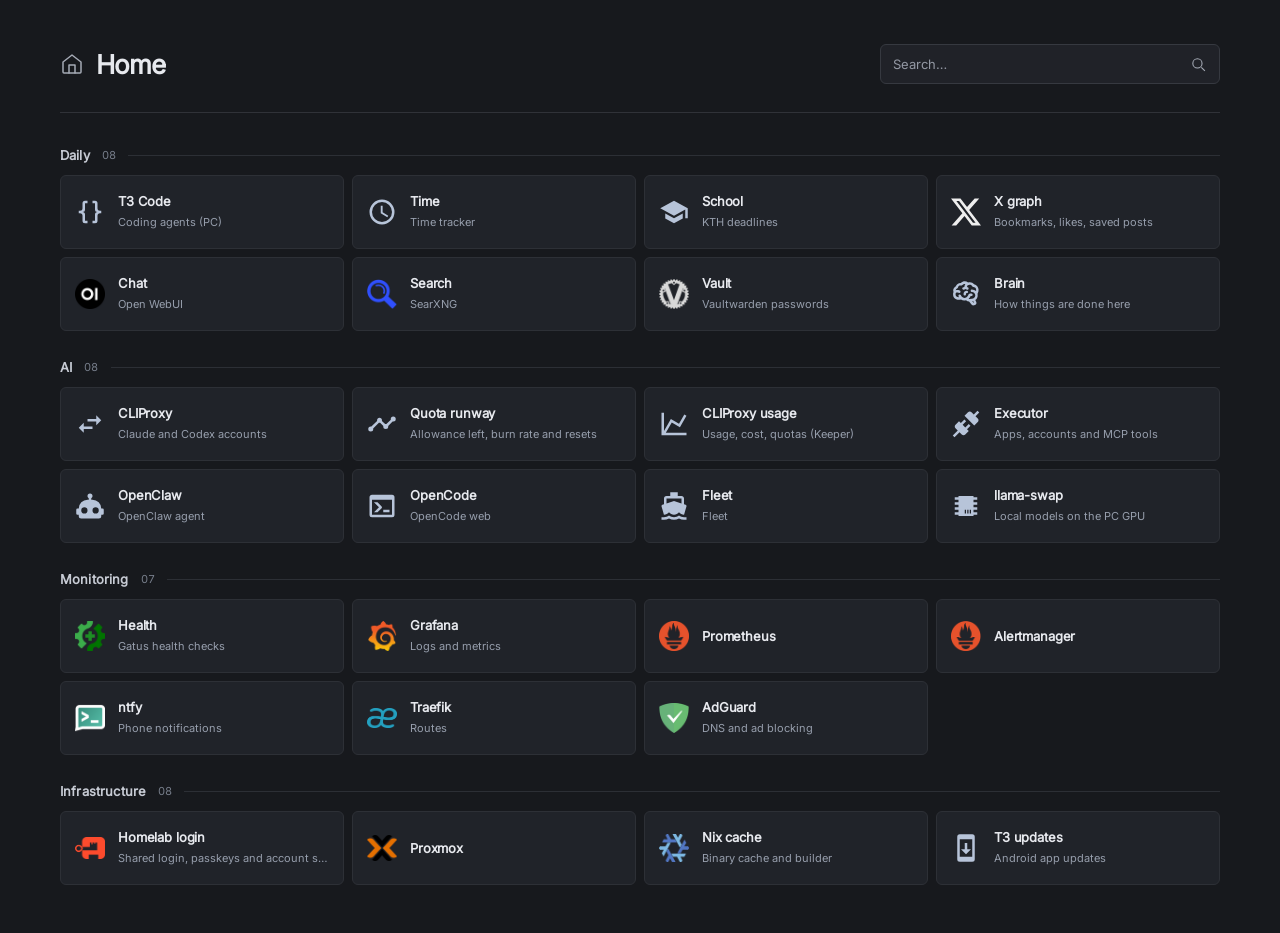
<file: kubernetes/homelab/config/homepage/index.html>
<!doctype html>
<html lang="en">
<head>
<meta charset="utf-8">
<meta name="viewport" content="width=device-width, initial-scale=1">
<meta name="color-scheme" content="dark">
<meta name="description" content="Erik's services, all in one place.">
<link rel="icon" href="data:,">
<title>Home</title>
<style>
@font-face{font-family:HomeInter;src:url([data-uri]) format('woff2');font-weight:400;font-style:normal;font-display:swap}
:root{color-scheme:dark;font-family:HomeInter,Arial,sans-serif;background:#17191d;color:#e7e9ee;font-synthesis:weight}
*{box-sizing:border-box}body{margin:0}main{max-width:1240px;margin:auto;padding:44px 40px 48px}
header{display:flex;align-items:center;justify-content:space-between;gap:24px;padding-bottom:28px;border-bottom:1px solid #303238;margin-bottom:34px}
h1{font-size:26px;font-weight:600;letter-spacing:-1px;margin:0;display:flex;align-items:center;gap:12px}.home-mark{width:24px;height:24px;color:#a5aab5}
form{display:flex;align-items:center;width:340px;border:1px solid #363940;border-radius:6px;background:#202228;height:40px}
input,button{font:inherit;color:inherit;border:0;background:none}input{min-width:0;flex:1;width:100%;padding:10px 12px;font-size:13px;outline:none}input::placeholder{color:#9398a3}form:focus-within{border-color:#8c9db7;outline:2px solid #8c9db740;outline-offset:2px}button{display:flex;align-items:center;justify-content:center;width:42px;height:38px;cursor:pointer;color:#a7adb8}button:hover{color:#fff}button svg{width:17px;height:17px}
section{margin-top:28px}h2{display:flex;align-items:center;gap:12px;font-size:13px;font-weight:600;letter-spacing:.15px;color:#c7cbd4;margin:0 0 12px}h2::after{content:"";height:1px;flex:1;background:#2c2f35}.count{color:#777e8b;font-size:11px;font-weight:400;font-variant-numeric:tabular-nums}
ul{display:grid;grid-template-columns:repeat(4,minmax(0,1fr));gap:8px;list-style:none;margin:0;padding:0}li{min-width:0}
a{display:flex;align-items:center;gap:13px;min-height:74px;height:100%;padding:14px;border:1px solid #2d3036;border-radius:6px;background:#202329;color:inherit;text-decoration:none;transition:background .12s,border-color .12s}
a:hover{background:#292d35;border-color:#515968}a:focus-visible,button:focus-visible{outline:2px solid #b8cff5;outline-offset:3px}
a[href="https://vault.erikfrankling.duckdns.org"] .logo{filter:brightness(0) invert(.85)}
.logo{width:30px;height:30px;object-fit:contain;flex:none}.label{min-width:0;display:block}strong{display:block;font-size:13px;line-height:1.45;font-weight:600;letter-spacing:-.15px}.description{display:block;font-size:11px;line-height:1.6;color:#969eac;margin-top:3px;white-space:nowrap;overflow:hidden;text-overflow:ellipsis}
@media(min-width:1500px){main{padding-top:64px}}
@media(max-width:1000px){main{padding:30px 24px}ul{grid-template-columns:repeat(3,minmax(0,1fr))}}
@media(max-width:700px){main{padding:26px 16px 32px}header{gap:20px;align-items:stretch;flex-direction:column;padding-bottom:22px;margin-bottom:24px}h1{font-size:24px}form{width:100%}section{margin-top:24px}ul{grid-template-columns:repeat(2,minmax(0,1fr));gap:8px}a{gap:10px;padding:12px 10px;min-height:72px}.logo{width:26px;height:26px}strong{font-size:12px}.description{font-size:10px}}
@media(max-width:360px){ul{grid-template-columns:1fr}.description{font-size:11px}strong{font-size:13px}}
@media(prefers-reduced-motion:reduce){a{transition:none}}
</style>
</head>
<body>
<main>
<header><h1><svg class="home-mark" aria-hidden="true" viewBox="0 0 24 24" fill="none" stroke="currentColor" stroke-width="1.5" stroke-linecap="round" stroke-linejoin="round"><path d="m3 10 9-7 9 7v10a1 1 0 0 1-1 1H4a1 1 0 0 1-1-1z"/><path d="M9 21v-8h6v8"/></svg>Home</h1>
<form action="https://search.erikfrankling.duckdns.org/search" method="get" role="search"><input type="search" name="q" aria-label="Search" placeholder="Search…" required><button type="submit" aria-label="Search"><svg aria-hidden="true" viewBox="0 0 24 24" fill="none" stroke="currentColor" stroke-width="1.5"><circle cx="10.5" cy="10.5" r="6.5"/><path d="m16 16 5 5"/></svg></button></form>
</header>
<section aria-labelledby="daily"><h2 id="daily">Daily<span class="count">08</span></h2>
<ul>
<li><a href="https://t3code.erikfrankling.duckdns.org" title="T3 Code — Coding agents (PC)"><img class="logo" width="30" height="30" alt="" src="[data-uri]"><span class="label"><strong>T3 Code</strong><span class="description">Coding agents (PC)</span></span></a></li>
<li><a href="https://time.erikfrankling.duckdns.org" title="Time — Time tracker"><img class="logo" width="30" height="30" alt="" src="[data-uri]"><span class="label"><strong>Time</strong><span class="description">Time tracker</span></span></a></li>
<li><a href="https://school.erikfrankling.duckdns.org" title="School — KTH deadlines"><img class="logo" width="30" height="30" alt="" src="[data-uri]"><span class="label"><strong>School</strong><span class="description">KTH deadlines</span></span></a></li>
<li><a href="https://x.erikfrankling.duckdns.org" title="X graph — Bookmarks, likes, saved posts"><img class="logo" width="30" height="30" alt="" src="[data-uri]"><span class="label"><strong>X graph</strong><span class="description">Bookmarks, likes, saved posts</span></span></a></li>
<li><a href="https://chat.erikfrankling.duckdns.org" title="Chat — Open WebUI"><img class="logo" width="30" height="30" alt="" src="[data-uri]"><span class="label"><strong>Chat</strong><span class="description">Open WebUI</span></span></a></li>
<li><a href="https://search.erikfrankling.duckdns.org" title="Search — SearXNG"><img class="logo" width="30" height="30" alt="" src="[data-uri]"><span class="label"><strong>Search</strong><span class="description">SearXNG</span></span></a></li>
<li><a href="https://vault.erikfrankling.duckdns.org" title="Vault — Vaultwarden passwords"><img class="logo" width="30" height="30" alt="" src="[data-uri]"><span class="label"><strong>Vault</strong><span class="description">Vaultwarden passwords</span></span></a></li>
<li><a href="https://brain.erikfrankling.duckdns.org" title="Brain — How things are done here"><img class="logo" width="30" height="30" alt="" src="[data-uri]"><span class="label"><strong>Brain</strong><span class="description">How things are done here</span></span></a></li>
</ul>
</section>
<section aria-labelledby="ai"><h2 id="ai">AI<span class="count">08</span></h2>
<ul>
<li><a href="https://cliproxy.erikfrankling.duckdns.org/management.html" title="CLIProxy — Claude and Codex accounts"><img class="logo" width="30" height="30" alt="" src="[data-uri]"><span class="label"><strong>CLIProxy</strong><span class="description">Claude and Codex accounts</span></span></a></li>
<li><a href="https://cliproxy-usage.erikfrankling.duckdns.org/runway/" title="Quota runway — Allowance left, burn rate and resets"><img class="logo" width="30" height="30" alt="" src="[data-uri]"><span class="label"><strong>Quota runway</strong><span class="description">Allowance left, burn rate and resets</span></span></a></li>
<li><a href="https://cliproxy-usage.erikfrankling.duckdns.org" title="CLIProxy usage — Usage, cost, quotas (Keeper)"><img class="logo" width="30" height="30" alt="" src="[data-uri]"><span class="label"><strong>CLIProxy usage</strong><span class="description">Usage, cost, quotas (Keeper)</span></span></a></li>
<li><a href="https://executor.erikfrankling.duckdns.org" title="Executor — Apps, accounts and MCP tools"><img class="logo" width="30" height="30" alt="" src="[data-uri]"><span class="label"><strong>Executor</strong><span class="description">Apps, accounts and MCP tools</span></span></a></li>
<li><a href="https://claw.erikfrankling.duckdns.org" title="OpenClaw — OpenClaw agent"><img class="logo" width="30" height="30" alt="" src="[data-uri]"><span class="label"><strong>OpenClaw</strong><span class="description">OpenClaw agent</span></span></a></li>
<li><a href="https://opencode.erikfrankling.duckdns.org" title="OpenCode — OpenCode web"><img class="logo" width="30" height="30" alt="" src="[data-uri]"><span class="label"><strong>OpenCode</strong><span class="description">OpenCode web</span></span></a></li>
<li><a href="https://fleet.erikfrankling.duckdns.org" title="Fleet — Fleet"><img class="logo" width="30" height="30" alt="" src="[data-uri]"><span class="label"><strong>Fleet</strong><span class="description">Fleet</span></span></a></li>
<li><a href="http://192.168.50.232:8000" title="llama-swap — Local models on the PC GPU"><img class="logo" width="30" height="30" alt="" src="[data-uri]"><span class="label"><strong>llama-swap</strong><span class="description">Local models on the PC GPU</span></span></a></li>
</ul>
</section>
<section aria-labelledby="monitoring"><h2 id="monitoring">Monitoring<span class="count">07</span></h2>
<ul>
<li><a href="https://health.erikfrankling.duckdns.org" title="Health — Gatus health checks"><img class="logo" width="30" height="30" alt="" src="[data-uri]"><span class="label"><strong>Health</strong><span class="description">Gatus health checks</span></span></a></li>
<li><a href="https://grafana.erikfrankling.duckdns.org" title="Grafana — Logs and metrics"><img class="logo" width="30" height="30" alt="" src="[data-uri]"><span class="label"><strong>Grafana</strong><span class="description">Logs and metrics</span></span></a></li>
<li><a href="https://prometheus.erikfrankling.duckdns.org" title="Prometheus"><img class="logo" width="30" height="30" alt="" src="[data-uri]"><span class="label"><strong>Prometheus</strong></span></a></li>
<li><a href="https://alertmanager.erikfrankling.duckdns.org" title="Alertmanager"><img class="logo" width="30" height="30" alt="" src="[data-uri]"><span class="label"><strong>Alertmanager</strong></span></a></li>
<li><a href="https://ntfy.erikfrankling.duckdns.org" title="ntfy — Phone notifications"><img class="logo" width="30" height="30" alt="" src="[data-uri]"><span class="label"><strong>ntfy</strong><span class="description">Phone notifications</span></span></a></li>
<li><a href="https://traefik.erikfrankling.duckdns.org" title="Traefik — Routes"><img class="logo" width="30" height="30" alt="" src="[data-uri]"><span class="label"><strong>Traefik</strong><span class="description">Routes</span></span></a></li>
<li><a href="https://adguard.erikfrankling.duckdns.org" title="AdGuard — DNS and ad blocking"><img class="logo" width="30" height="30" alt="" src="[data-uri]"><span class="label"><strong>AdGuard</strong><span class="description">DNS and ad blocking</span></span></a></li>
</ul>
</section>
<section aria-labelledby="infrastructure"><h2 id="infrastructure">Infrastructure<span class="count">08</span></h2>
<ul>
<li><a href="https://auth.erikfrankling.duckdns.org/if/user/" title="Homelab login — Shared login, passkeys and account settings"><img class="logo" width="30" height="30" alt="" src="[data-uri]"><span class="label"><strong>Homelab login</strong><span class="description">Shared login, passkeys and account settings</span></span></a></li>
<li><a href="https://192.168.50.10:8006" title="Proxmox"><img class="logo" width="30" height="30" alt="" src="[data-uri]"><span class="label"><strong>Proxmox</strong></span></a></li>
<li><a href="https://nix-cache.erikfrankling.duckdns.org/nix-cache-info" title="Nix cache — Binary cache and builder"><img class="logo" width="30" height="30" alt="" src="[data-uri]"><span class="label"><strong>Nix cache</strong><span class="description">Binary cache and builder</span></span></a></li>
<li><a href="https://t3-updates.erikfrankling.duckdns.org/healthz" title="T3 updates — Android app updates"><img class="logo" width="30" height="30" alt="" src="[data-uri]"><span class="label"><strong>T3 updates</strong><span class="description">Android app updates</span></span></a></li>
</ul>
</section>
</main>
</body>
</html>
</file>
